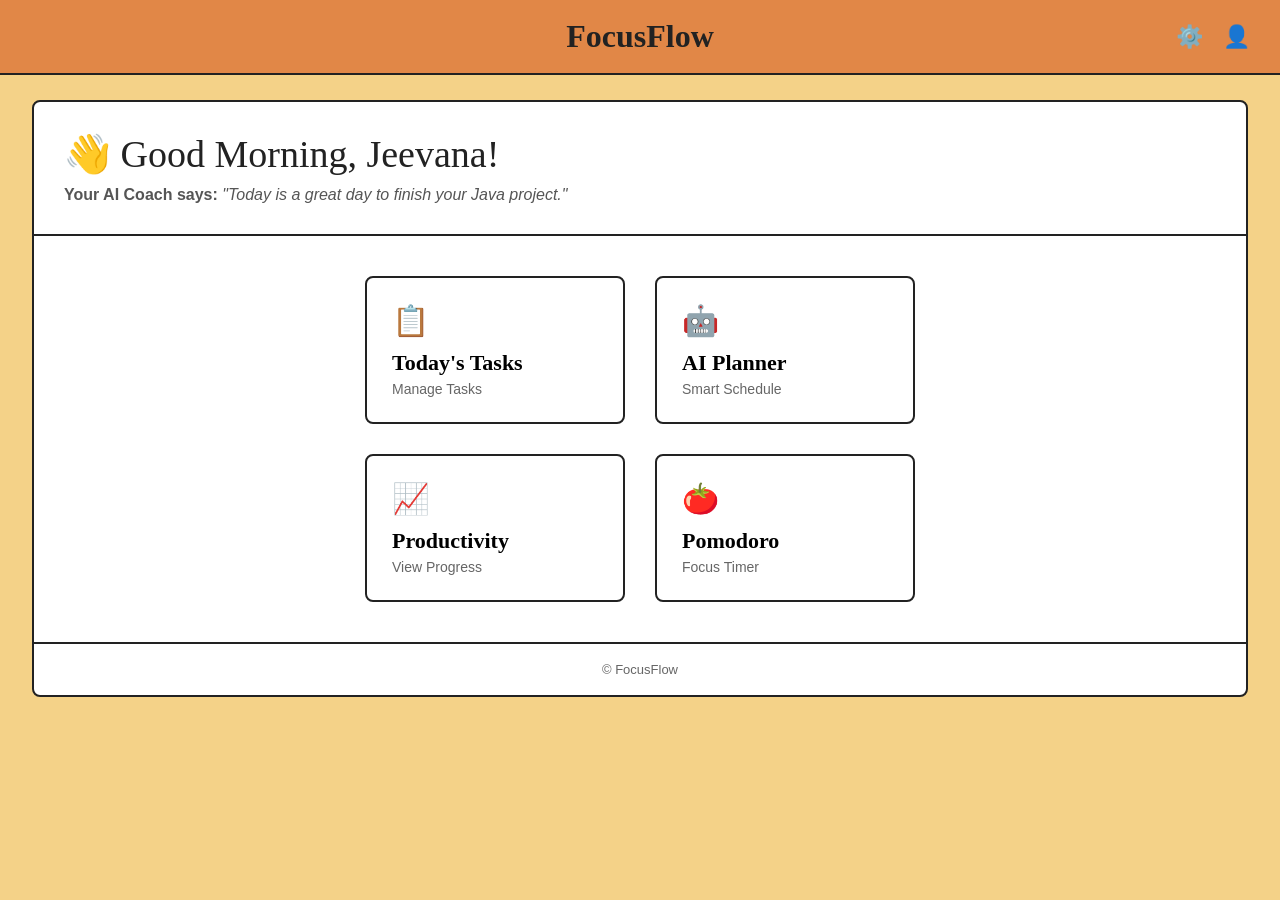
<file: src/main/resources/static/index.html>
<!DOCTYPE html>
<html lang="en">
<head>
    <meta charset="UTF-8">
    <meta name="viewport" content="width=device-width, initial-scale=1.0">
    <title>FocusFlow</title>
    <link rel="stylesheet" href="index.css">
</head>

<body>

    <!-- Header -->
    <header>
        <h1>FocusFlow</h1>

        <div class="icons">
            <span title="Settings">⚙️</span>
            <span title="Profile">👤</span>
        </div>
    </header>

    <!-- Dashboard -->
    <div class="dashboard-box">

        <!-- Greeting -->
        <section class="greeting">
            <h2>👋 Good Morning, Jeevana!</h2>

            <p class="coach">
                <strong>Your AI Coach says:</strong>
                "Today is a great day to finish your Java project."
            </p>
        </section>

        <!-- Main -->
        <main>

            <div class="grid">

                <!-- Today's Tasks -->
                <a class="card" href="tasks.html" target="_blank">
                    <span class="icon">📋</span>
                    <span class="title">Today's Tasks</span>
                    <span class="sub">Manage Tasks</span>
                </a>

                <!-- AI Planner -->
                <a class="card" href="planner.html" target="_blank">
                    <span class="icon">🤖</span>
                    <span class="title">AI Planner</span>
                    <span class="sub">Smart Schedule</span>
                </a>

                <!-- Productivity -->
                <a class="card" href="productivity.html" target="_blank">
                    <span class="icon">📈</span>
                    <span class="title">Productivity</span>
                    <span class="sub">View Progress</span>
                </a>

                <!-- Pomodoro -->
                <a class="card" href="pomodoro.html" target="_blank">
                    <span class="icon">🍅</span>
                    <span class="title">Pomodoro</span>
                    <span class="sub">Focus Timer</span>
                </a>

            </div>

        </main>

        <!-- Footer -->
        <footer>
            © FocusFlow
        </footer>

    </div>

</body>
</html>
</file>
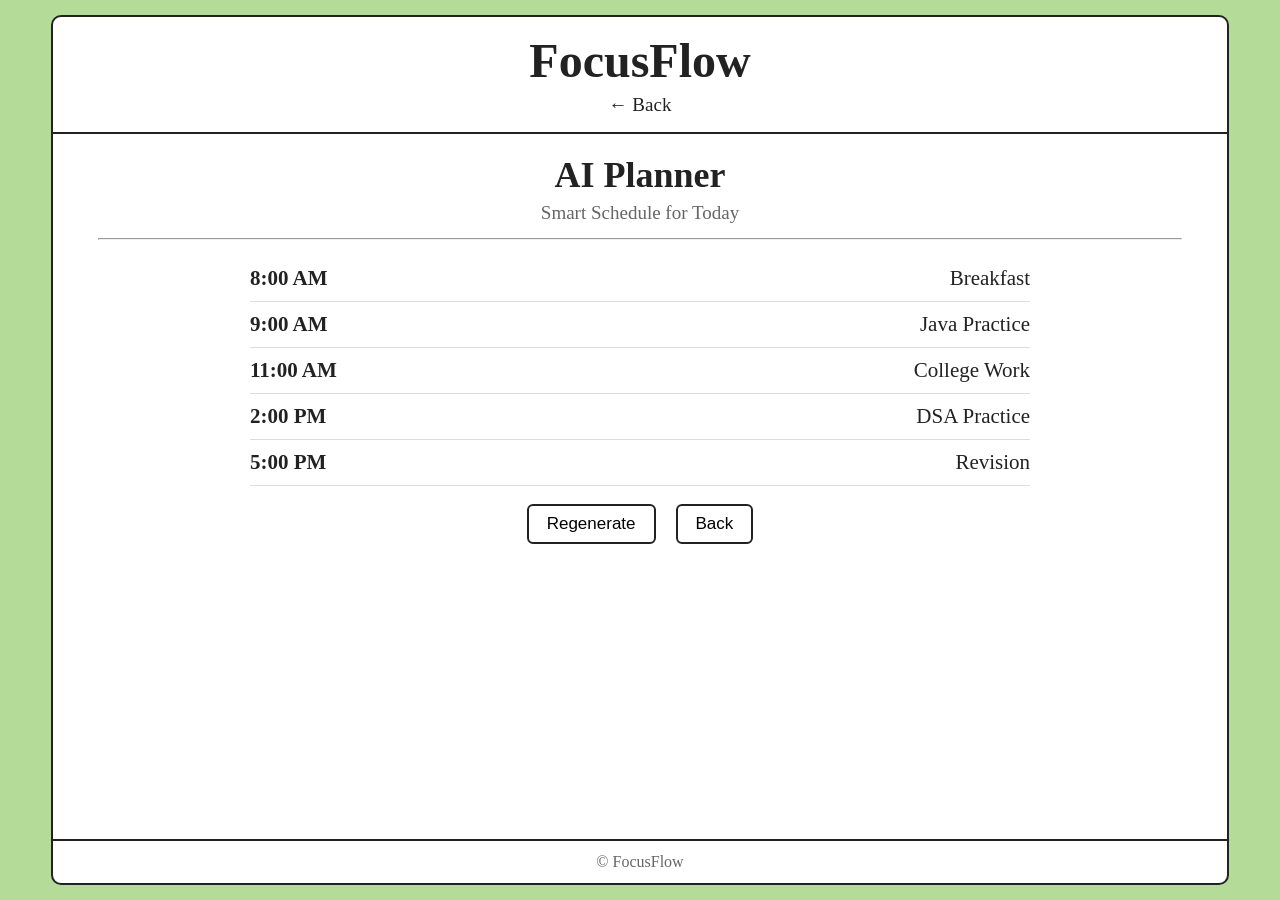
<file: src/main/resources/static/planner.html>
<!DOCTYPE html>
<html lang="en">
<head>
    <meta charset="UTF-8">
    <meta name="viewport" content="width=device-width, initial-scale=1.0">
    <title>AI Planner - FocusFlow</title>
    <link rel="stylesheet" href="planner.css">
</head>
<body>

<div class="planner-container">

    <header>
        <h1>FocusFlow</h1>
        <a href="index.html" class="back-link">← Back</a>
    </header>

    <main class="planner-content">

        <h2 class="planner-title">AI Planner</h2>

        <p class="planner-sub">
            Smart Schedule for Today
        </p>

        <hr>

        <div class="schedule">

            <div class="item">
                <span class="time">8:00 AM</span>
                <span class="work">Breakfast</span>
            </div>

            <div class="item">
                <span class="time">9:00 AM</span>
                <span class="work">Java Practice</span>
            </div>

            <div class="item">
                <span class="time">11:00 AM</span>
                <span class="work">College Work</span>
            </div>

            <div class="item">
                <span class="time">2:00 PM</span>
                <span class="work">DSA Practice</span>
            </div>

            <div class="item">
                <span class="time">5:00 PM</span>
                <span class="work">Revision</span>
            </div>

        </div>

        <div class="buttons">
            <button>Regenerate</button>
            <button onclick="location.href='index.html'">Back</button>
        </div>

    </main>

    <footer>
        © FocusFlow
    </footer>

</div>

</body>
</html>
</file>
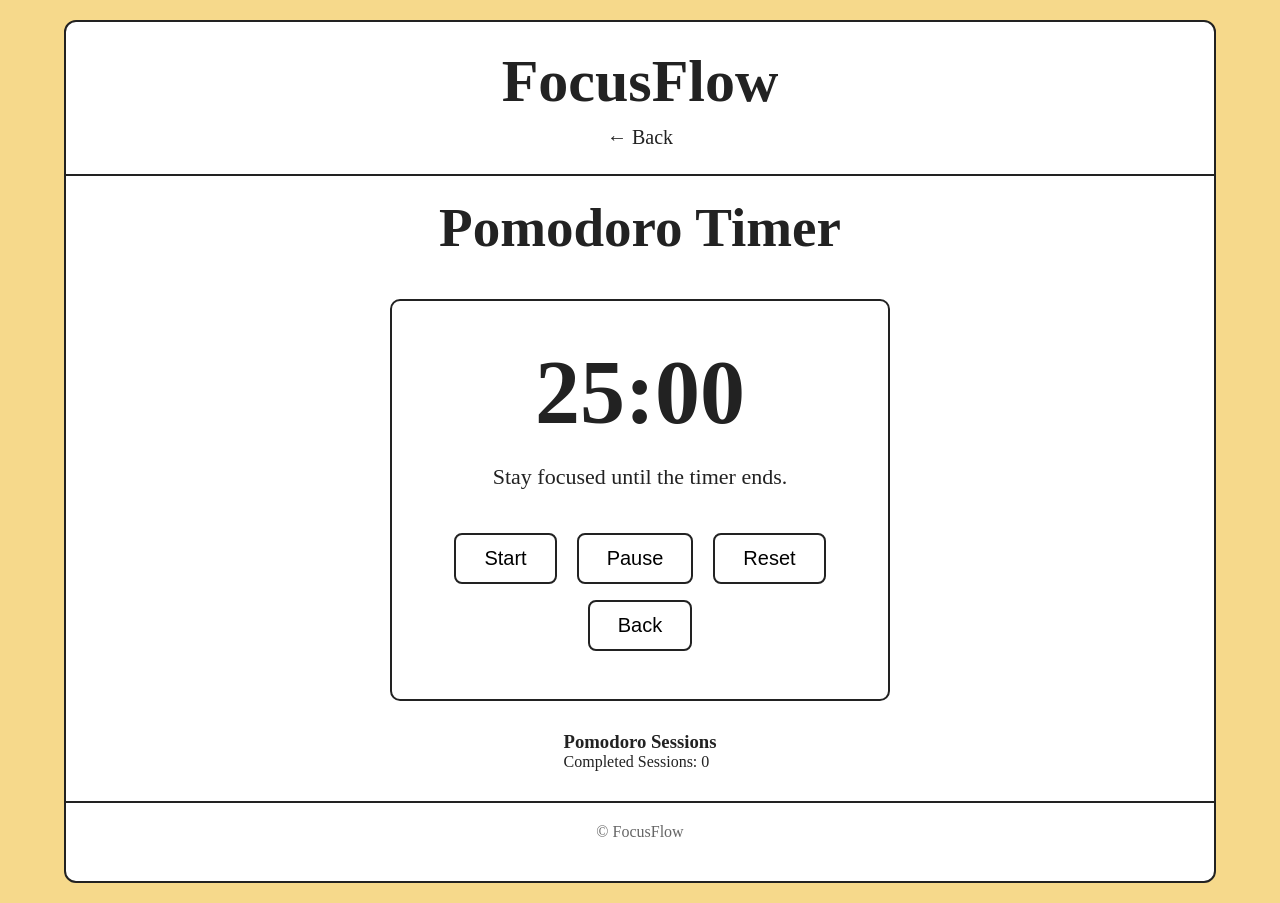
<file: src/main/resources/static/pomodoro.html>
<!DOCTYPE html>
<html lang="en">
<head>
    <meta charset="UTF-8">
    <meta name="viewport" content="width=device-width, initial-scale=1.0">

    <title>Pomodoro Timer - FocusFlow</title>

    <link rel="stylesheet" href="pomodoro.css">
</head>

<body>

<div class="page">

    <!-- Header -->
    <header>
        <h1>FocusFlow</h1>
        <a href="index.html">← Back</a>
    </header>

    <!-- Main -->
    <main>

        <h2 class="page-title">Pomodoro Timer</h2>

        <div class="timer-box">

            <h3 id="time">25:00</h3>

            <p>Stay focused until the timer ends.</p>

            <div class="buttons">

                <button onclick="startTimer()">Start</button>

                <button onclick="pauseTimer()">Pause</button>

                <button onclick="resetTimer()">Reset</button>

                <button onclick="window.location.href='index.html'">Back</button>

            </div>

        </div>

        <!-- Pomodoro Statistics -->
        <div class="stat-box">
    <h3>Pomodoro Sessions</h3>

    <p>
        Completed Sessions:
        <span id="sessionCount">0</span>
    </p>
</div>

    </main>

    <!-- Footer -->
    <footer>
        © FocusFlow
    </footer>

</div>

<script src="pomodoro.js"></script>

</body>
</html>
</file>
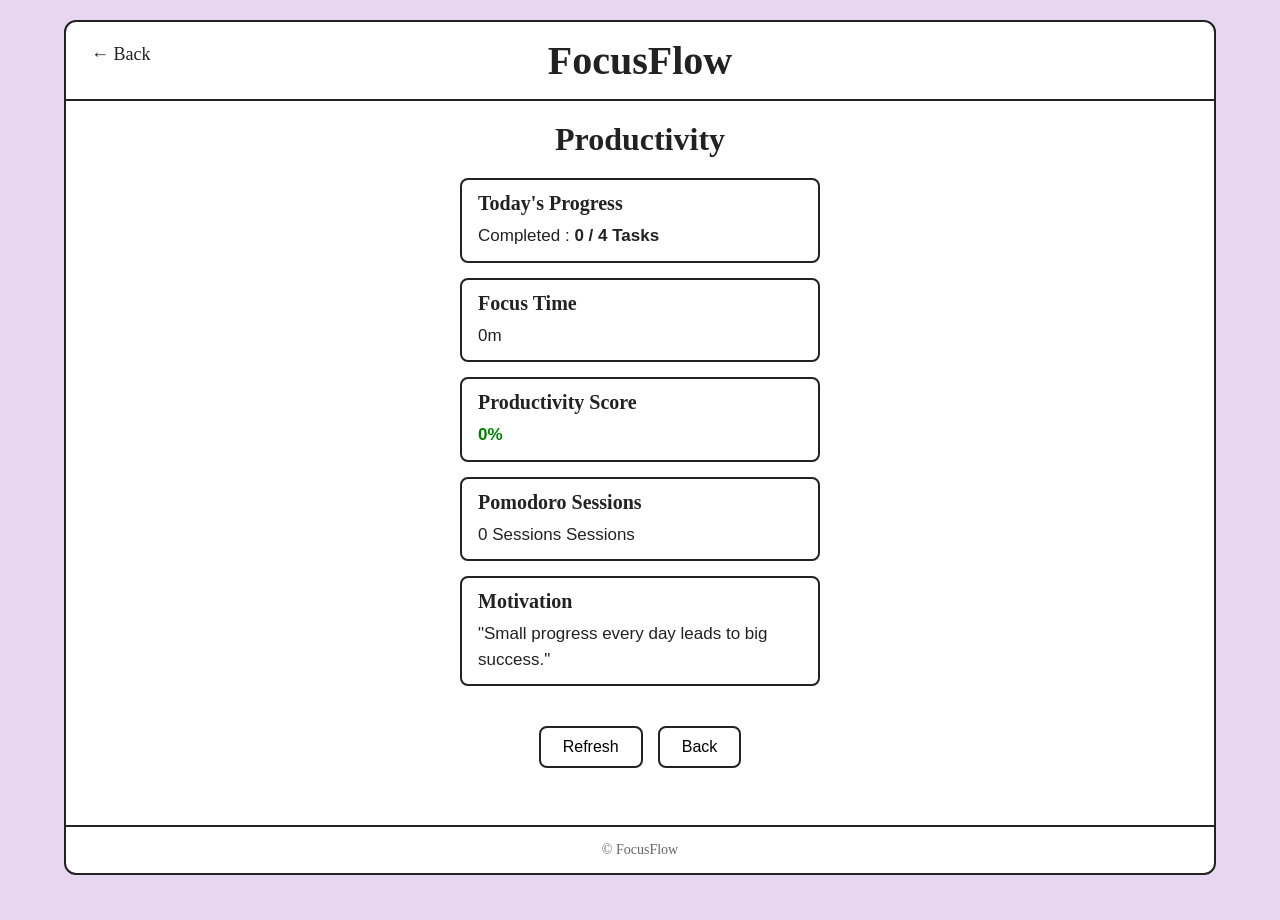
<file: src/main/resources/static/productivity.html>
<!DOCTYPE html>
<html lang="en">
<head>
<meta charset="UTF-8">
<meta name="viewport" content="width=device-width, initial-scale=1.0">
<title>Productivity - FocusFlow</title>

<link rel="stylesheet" href="productivity.css">

</head>

<body>

<div class="page">

    <header>
        <h1>FocusFlow</h1>
        <a href="index.html">← Back</a>
    </header>

    <main>

        <h2 class="page-title">Productivity</h2>

        <div class="stats">

            <div class="stat-box">
                <h3>Today's Progress</h3>
                <p>
                    Completed :
                    <strong id="completedTasks">0 / 4 Tasks</strong>
                </p>
            </div>

            <div class="stat-box">
                <h3>Focus Time</h3>
                <p id="focusTime">0m</p>
            </div>

            <div class="stat-box">
                <h3>Productivity Score</h3>
                <p class="score" id="score">0%</p>
            </div>

            <div class="stat-box">
                <h3>Pomodoro Sessions</h3>
                <p>
                    <span id="sessionCount">0</span> Sessions
                </p>
            </div>

            <div class="stat-box">
                <h3>Motivation</h3>
                <p>"Small progress every day leads to big success."</p>
            </div>

        </div>

        <div class="buttons">

            <button onclick="location.reload()">
                Refresh
            </button>

            <button onclick="window.location.href='index.html'">
                Back
            </button>

        </div>

    </main>

    <footer>
        © FocusFlow
    </footer>

</div>

<script src="productivity.js"></script>

</body>
</html>
</file>
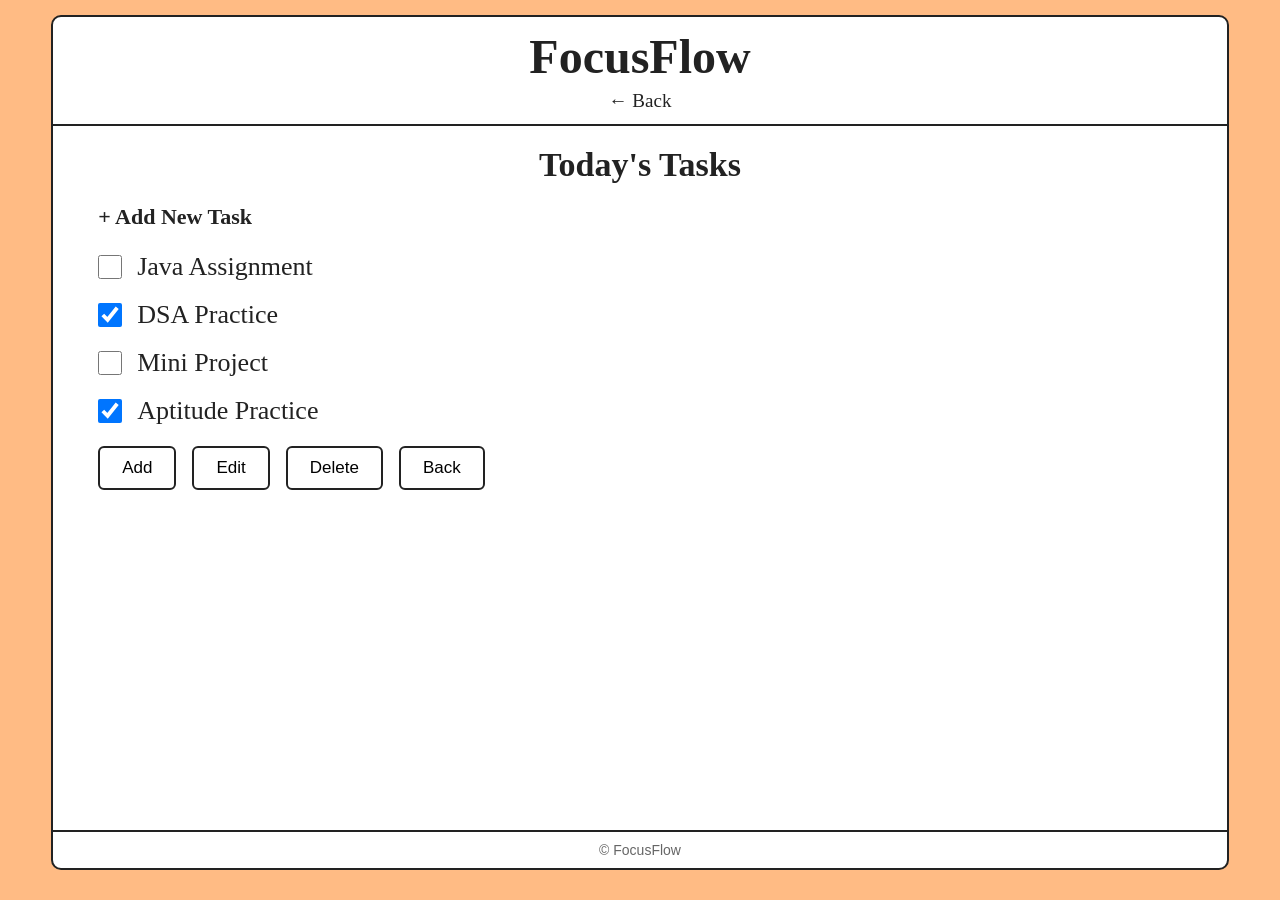
<file: src/main/resources/static/tasks.html>
<!DOCTYPE html>
<html lang="en">
<head>
    <meta charset="UTF-8">
    <meta name="viewport" content="width=device-width, initial-scale=1.0">
    <title>Today's Tasks - FocusFlow</title>
    <link rel="stylesheet" href="tasks.css">
</head>

<body>

<div class="task-container">

    <!-- Header -->
    <header>
        <h1>FocusFlow</h1>
        <a href="index.html" class="back-link">← Back</a>
    </header>

    <!-- Main Content -->
    <main class="task-content">

        <h2 class="task-title">Today's Tasks</h2>

        <div class="add-task">
            + Add New Task
        </div>

        <ul class="task-list">

            <li>
                <label>
                    <input type="checkbox">
                    Java Assignment
                </label>
            </li>

            <li>
                <label>
                    <input type="checkbox" checked>
                    DSA Practice
                </label>
            </li>

            <li>
                <label>
                    <input type="checkbox">
                    Mini Project
                </label>
            </li>

            <li>
                <label>
                    <input type="checkbox" checked>
                    Aptitude Practice
                </label>
            </li>

        </ul>

        <div class="buttons">

            <button type="button">Add</button>

            <button type="button">Edit</button>

            <button type="button">Delete</button>

            <a href="index.html">
                <button type="button">Back</button>
            </a>

        </div>

    </main>

    <!-- Footer -->
    <footer>
        © FocusFlow
    </footer>

</div>
<script src="tasks.js"></script>
</body>
</html>
</file>
<file: src/main/resources/static/index.css>
* {
    margin: 0;
    padding: 0;
    box-sizing: border-box;
}

body {
    font-family: Georgia, "Times New Roman", serif;
    background: #f4d288;
    color: #222;
}

/* ================= HEADER ================= */

header {
    position: relative;
    height: 75px;
    border-bottom: 2px solid #222;
    display: flex;
    justify-content: center;
    align-items: center;
    background: #e18747;
    
}

header h1 {
    font-size: 32px;
    font-weight: bold;
}

.icons {
    position: absolute;
    right: 30px;
    display: flex;
    gap: 20px;
}

.icons span {
    font-size: 22px;
    cursor: pointer;
}

/* ================= DASHBOARD ================= */

.dashboard-box {
    width: 95%;
    max-width: 1400px;
    margin: 25px auto;
    border: 2px solid #222;
    border-radius: 8px;
    background: white;
}

/* ================= GREETING ================= */

.greeting {
    padding: 30px;
    border-bottom: 2px solid #222;
}

.greeting h2 {
    font-size: 38px;
    font-weight: normal;
    margin-bottom: 10px;
}

.coach {
    font-family: Arial, sans-serif;
    font-size: 16px;
    color: #555;
    font-style: italic;
}

.coach strong {
    font-style: normal;
}

/* ================= MAIN ================= */

main {
    padding: 40px;
}

/* ================= GRID ================= */

.grid {
    display: grid;
    grid-template-columns: repeat(2, 260px);
    justify-content: center;
    gap: 30px;
}

.card {
    border: 2px solid #222;
    border-radius: 8px;
    padding: 25px;
    text-decoration: none;
    color: black;
    transition: .3s;
    background: white;
}

.card:hover {
    background: #f2c06b;
    transform: translateY(-4px);
}

.icon {
    display: block;
    font-size: 30px;
    margin-bottom: 12px;
}

.title {
    display: block;
    font-size: 22px;
    font-weight: bold;
    margin-bottom: 5px;
}

.sub {
    display: block;
    font-family: Arial, sans-serif;
    font-size: 14px;
    color: #666;
}

/* ================= FOOTER ================= */

footer {
    border-top: 2px solid #222;
    text-align: center;
    padding: 18px;
    font-family: Arial, sans-serif;
    color: #666;
    font-size: 13px;
}

/* ================= RESPONSIVE ================= */

@media (max-width:900px) {

    .grid {
        grid-template-columns: 1fr;
        justify-items: center;
    }

    header h1 {
        font-size: 28px;
    }

    .greeting h2 {
        font-size: 28px;
    }

    .card {
        width: 300px;
    }

}

@media (max-width:600px) {

    header {
        height: 65px;
    }

    header h1 {
        font-size: 24px;
    }

    .icons {
        right: 15px;
        gap: 12px;
    }

    .icons span {
        font-size: 18px;
    }

    .greeting {
        padding: 20px;
    }

    .greeting h2 {
        font-size: 22px;
    }

    main {
        padding: 25px;
    }

    .card {
        width: 100%;
    }

}
</file>
<file: src/main/resources/static/planner.css>
*{
    margin:0;
    padding:0;
    box-sizing:border-box;
}

body{
    background:#b4dc98;
    font-family:Georgia,"Times New Roman",serif;
    color:#222;
}

/* OUTER BORDER */

.planner-container{
    width:92%;
    max-width:1400px;
    min-height:calc(100vh - 30px);
    margin:15px auto;
    border:2px solid #222;
    border-radius:10px;
    display:flex;
    flex-direction:column;
    background:white;
}

/* HEADER */

header{
    text-align:center;
    padding:16px;
    border-bottom:2px solid #222;
}

header h1{
    font-size:48px;
    margin-bottom:6px;
}

.back-link{
    text-decoration:none;
    color:#222;
    font-size:19px;
}

.back-link:hover{
    text-decoration:underline;
}

/* CONTENT */

.planner-content{
    flex:1;
    padding:20px 45px;
}

.planner-title{
    text-align:center;
    font-size:36px;
    margin-bottom:6px;
}

.planner-sub{
    text-align:center;
    font-size:19px;
    color:#666;
    margin-bottom:14px;
}

hr{
    margin-bottom:16px;
}

.schedule{
    width:72%;
    margin:auto;
}

.item{
    display:flex;
    justify-content:space-between;
    align-items:center;
    border-bottom:1px solid #ddd;
    padding:10px 0;
    font-size:21px;
}

.time{
    font-weight:bold;
}

.buttons{
    margin-top:18px;
    margin-bottom:10px;
    text-align:center;
}

.buttons button{
    padding:8px 18px;
    margin:0 8px;
    font-size:17px;
    border:2px solid #222;
    background:white;
    border-radius:6px;
    cursor:pointer;
}

.buttons button:hover{
    background:#e3c9c9;
}

/* FOOTER */

footer{
    border-top:2px solid #222;
    text-align:center;
    padding:12px;
    color:#666;
}
</file>
<file: src/main/resources/static/pomodoro.css>
*{
    margin:0;
    padding:0;
    box-sizing:border-box;
}

body{
    background:rgb(246, 217, 139);
    font-family:Georgia,"Times New Roman",serif;
    color:#222;
}

/* Main Border */

.page{
    width:90%;
    min-height:95vh;
    margin:20px auto;
    border:2px solid #222;
    border-radius:12px;
    display:flex;
    flex-direction:column;
    
    background:white;
    padding-bottom:20px;   /* Add this */
}
/* Header */

header{

    text-align:center;

    padding:25px;

    border-bottom:2px solid #222;
}

header h1{

    font-size:60px;

    margin-bottom:10px;
}

header a{

    text-decoration:none;

    color:#222;

    font-size:20px;
}

header a:hover{

    text-decoration:underline;
}

/* Main */

main{
    flex:1;
    display:flex;
    flex-direction:column;
    justify-content:center;
    align-items:center;
    padding:20px 40px;     /* Added */
}

/* Title */

.page-title{

    font-size:55px;

    margin-bottom:40px;
}

/* Timer Box */

.timer-box{

    width:500px;

    border:2px solid #222;

    border-radius:10px;

    padding:40px;

    text-align:center;
      margin-bottom:30px; 
}

#time{

    font-size:90px;

    margin-bottom:20px;
}

.timer-box p{

    font-size:22px;

    margin-bottom:35px;
}

/* Buttons */

.buttons button{

    padding:12px 28px;

    font-size:20px;

    margin:8px;

    border:2px solid #222;

    border-radius:8px;

    background:white;

    cursor:pointer;
}

.buttons button:hover{

    background:#f2f2f2;
}

/* Footer */

footer{
    border-top:2px solid #222;
    text-align:center;
    padding:20px;
    color:#666;
    margin-top:10px;
}
.sessions{
    width:500px;
    border:2px solid #222;
    border-radius:8px;
    padding:15px 20px;
    margin-bottom:20px;
    font-size:22px;
    text-align:center;
    background:#fafafa;
}
</file>
<file: src/main/resources/static/productivity.css>
/* =================== Reset =================== */

*{
    margin:0;
    padding:0;
    box-sizing:border-box;
}

/* =================== Body =================== */

body{
    background:#e6d6f0;
    font-family:Georgia,"Times New Roman",serif;
    color:#222;
    min-height:100vh;
   
}

/* =================== Page =================== */

.page{
    width:90%;
    min-height:95vh;
    margin:20px auto;
    background:#fff;
    border:2px solid #222;
    border-radius:12px;
    display:flex;
    flex-direction:column;
}

/* =================== Header =================== */

header{
    position:relative;
    text-align:center;
    padding:15px;
    border-bottom:2px solid #222;
}

header h1{
    font-size:40px;
}

header a{
    position:absolute;
    left:25px;
    top:22px;
    text-decoration:none;
    color:#222;
    font-size:18px;
}

header a:hover{
    text-decoration:underline;
}

/* =================== Main =================== */

main{
    flex:1;
    display:flex;
    flex-direction:column;
    align-items:center;
    padding:20px 20px 30px;
}

/* =================== Title =================== */

.page-title{
    font-size:32px;
    margin-bottom:20px;
    text-align:center;
}

/* =================== Statistics =================== */

.stats{
    width:360px;
    display:flex;
    flex-direction:column;
    gap:15px;
    margin-bottom:20px;
}

.stat-box{
    border:2px solid #222;
    border-radius:8px;
    padding:12px 16px;
    background:#fff;
}

.stat-box h3{
    font-size:20px;
    margin-bottom:8px;
}

.stat-box p{
    font-size:17px;
    font-family:Arial,sans-serif;
    line-height:1.5;
}

.score{
    color:green;
    font-size:26px;
    font-weight:bold;
}

/* =================== Buttons =================== */

.buttons{
    display:flex;
    justify-content:center;
    gap:15px;
    margin-top:20px;
    margin-bottom:25px;
}

.buttons button{
    padding:10px 22px;
    font-size:16px;
    border:2px solid #222;
    border-radius:8px;
    background:white;
    cursor:pointer;
    transition:0.3s;
}

.buttons button:hover{
    background:#d06565;
    color:white;
}

/* =================== Footer =================== */

footer{
    border-top:2px solid #222;
    text-align:center;
    padding:15px;
    color:#666;
    font-size:14px;
    margin-top:auto;
}

/* =================== Responsive =================== */

@media (max-width:768px){

    .page{
        width:96%;
        margin:10px auto;
    }

    header h1{
        font-size:30px;
    }

    header a{
        left:15px;
        top:18px;
        font-size:16px;
    }

    .page-title{
        font-size:26px;
    }

    .stats{
        width:95%;
    }

    .buttons{
        flex-direction:column;
        width:220px;
    }

    .buttons button{
        width:100%;
    }
}
</file>
<file: src/main/resources/static/tasks.css>
/* ================= RESET ================= */

*{
    margin:0;
    padding:0;
    box-sizing:border-box;
}

body{
    background:#ffbb84;
    font-family:Georgia,"Times New Roman",serif;
    color:#222;
}

/* ================= OUTER CONTAINER ================= */

.task-container{
    width:92%;
    max-width:1400px;
    min-height:95vh;
    margin:15px auto;
    border:2px solid #222;
    border-radius:10px;
    background:#fff;
    display:flex;
    flex-direction:column;
}

/* ================= HEADER ================= */

header{
    text-align:center;
    padding:12px;
    border-bottom:2px solid #222;
}

header h1{
    font-size:48px;
    margin-bottom:6px;
}

.back-link{
    text-decoration:none;
    color:#222;
    font-size:19px;
}

.back-link:hover{
    text-decoration:underline;
}

/* ================= CONTENT ================= */

.task-content{
    flex:1;
    padding:20px 45px;
}

/* ================= TITLE ================= */

.task-title{
    text-align:center;
    font-size:34px;
    margin-bottom:20px;
}

/* ================= ADD TASK ================= */

.add-task{
    font-size:22px;
    font-weight:bold;
    cursor:pointer;
    margin-bottom:22px;
}

.add-task:hover{
    text-decoration:underline;
}

/* ================= TASK LIST ================= */

.task-list{
    list-style:none;
    font-size:26px;
}

.task-list li{
    margin-bottom:18px;
}

.task-list input[type="checkbox"]{
    width:24px;
    height:24px;
    margin-right:15px;
    cursor:pointer;
}

.task-list label{
    display:flex;
    align-items:center;
    cursor:pointer;
}

/* ================= BUTTONS ================= */

.buttons{
    margin-top:20px;
    margin-bottom:10px;
}

.buttons button{
    padding:10px 22px;
    margin-right:12px;
    font-size:17px;
    border:2px solid #222;
    border-radius:6px;
    background:white;
    cursor:pointer;
}

.buttons button:hover{
    background:#f2f2f2;
}

/* ================= FOOTER ================= */

footer{
    border-top:2px solid #222;
    text-align:center;
    padding:10px;
    font-family:Arial,sans-serif;
    font-size:14px;
    color:#666;
}

/* ================= RESPONSIVE ================= */

@media(max-width:768px){

    .task-container{
        width:95%;
    }

    header h1{
        font-size:36px;
    }

    .task-title{
        font-size:28px;
    }

    .task-content{
        padding:20px;
    }

    .task-list{
        font-size:22px;
    }

    .buttons button{
        display:block;
        width:180px;
        margin:10px auto;
    }
}
</file>
